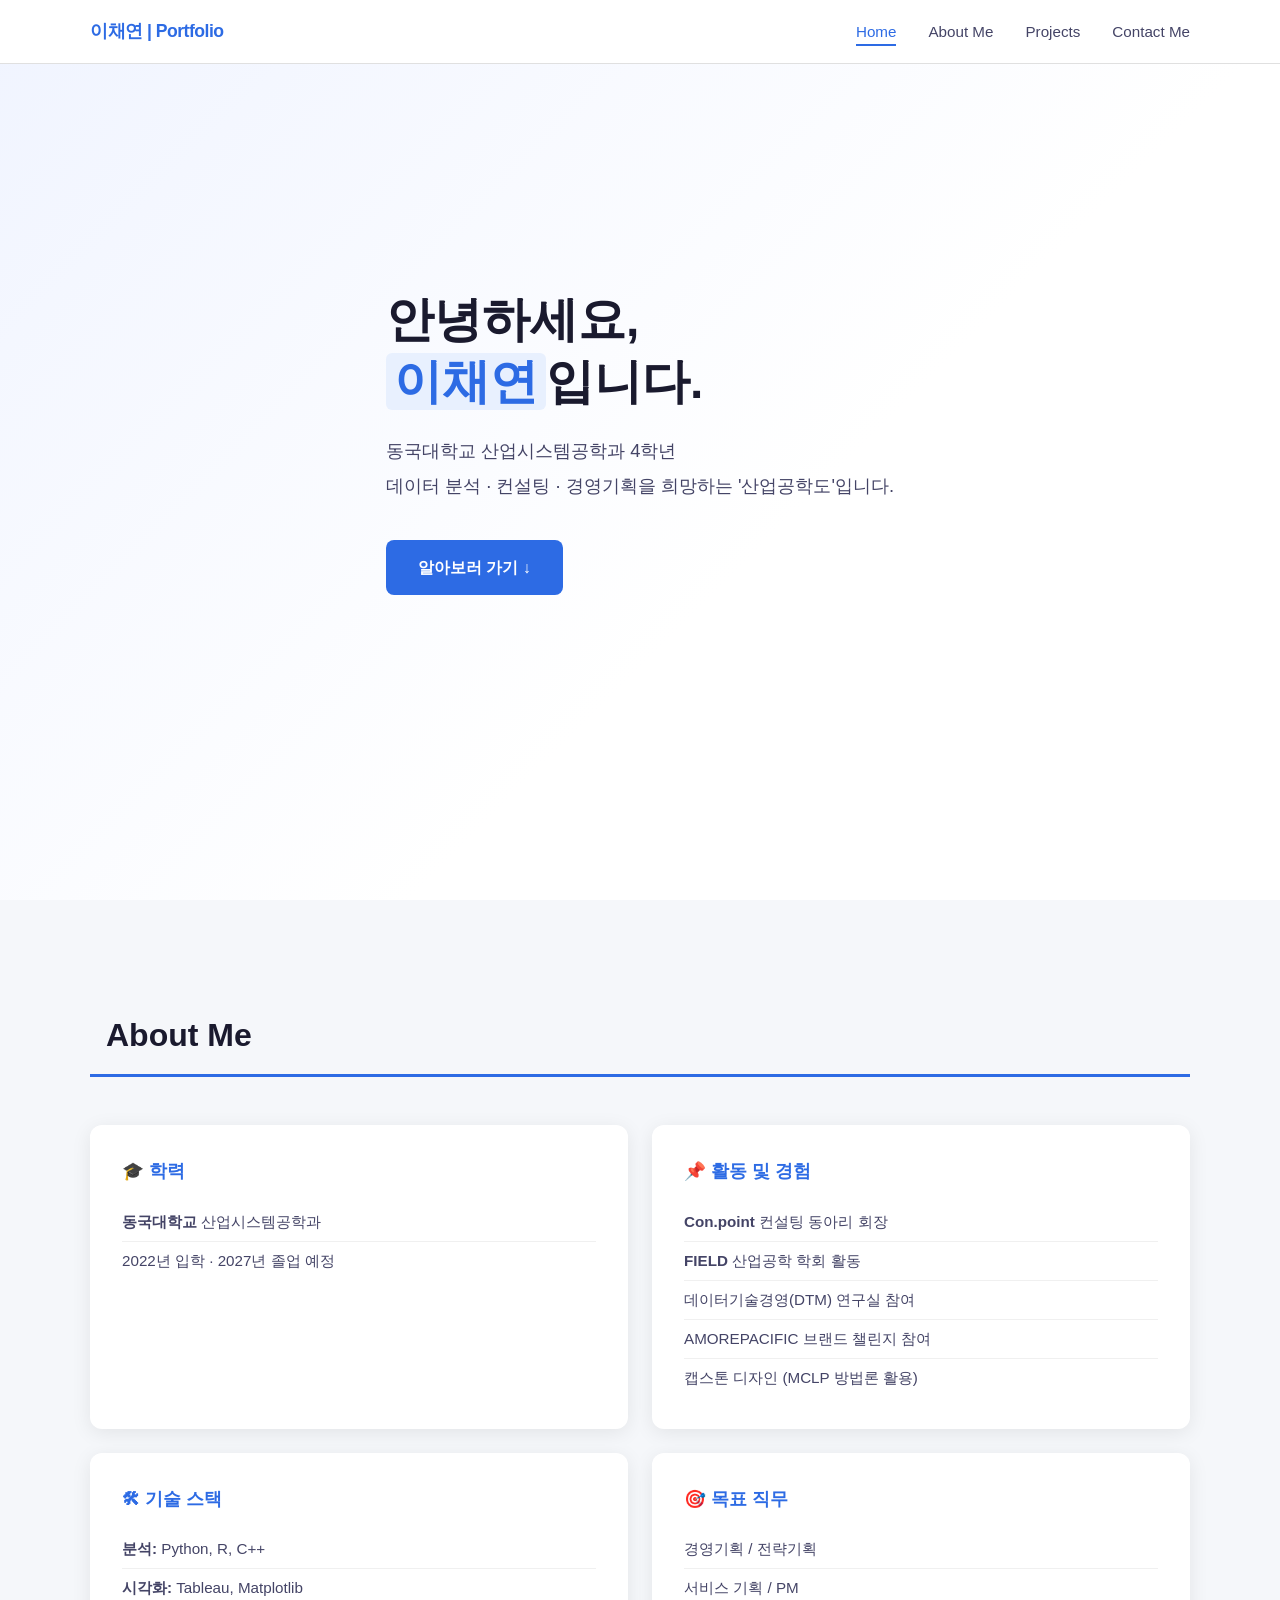
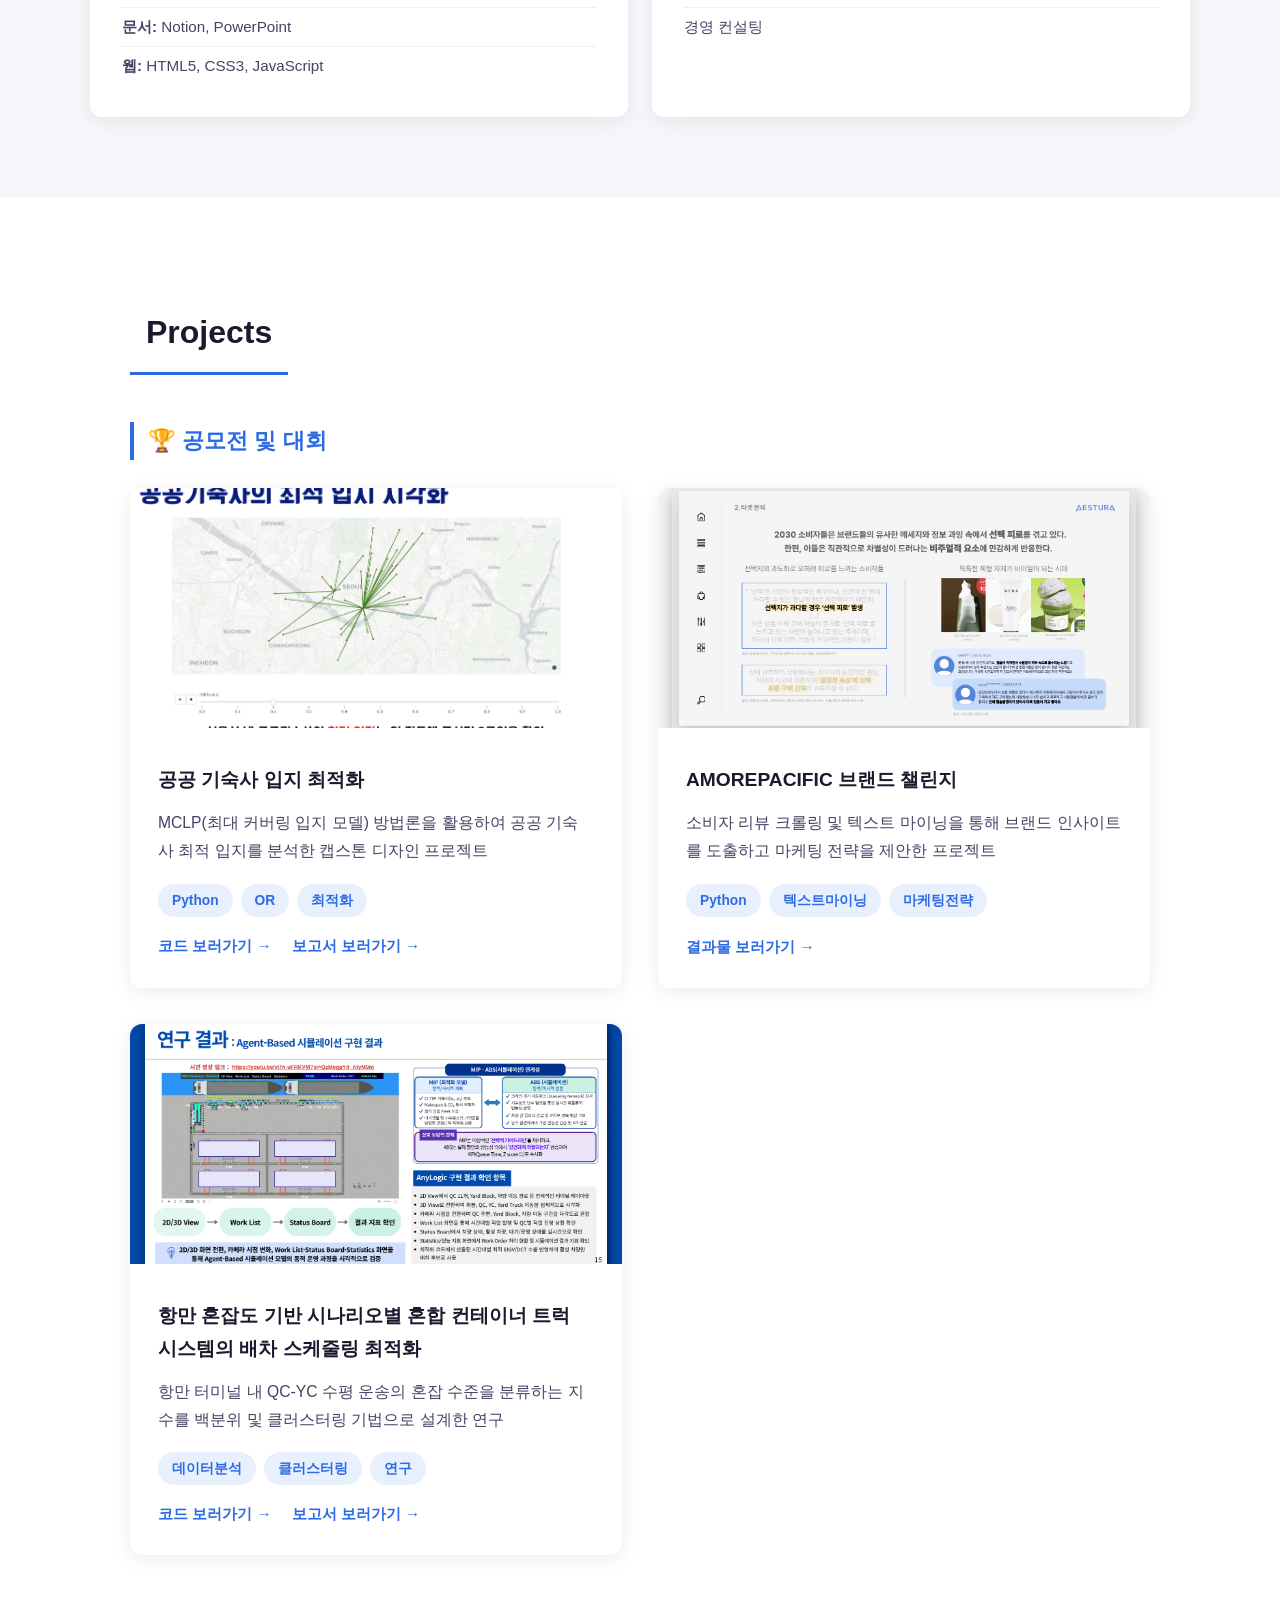
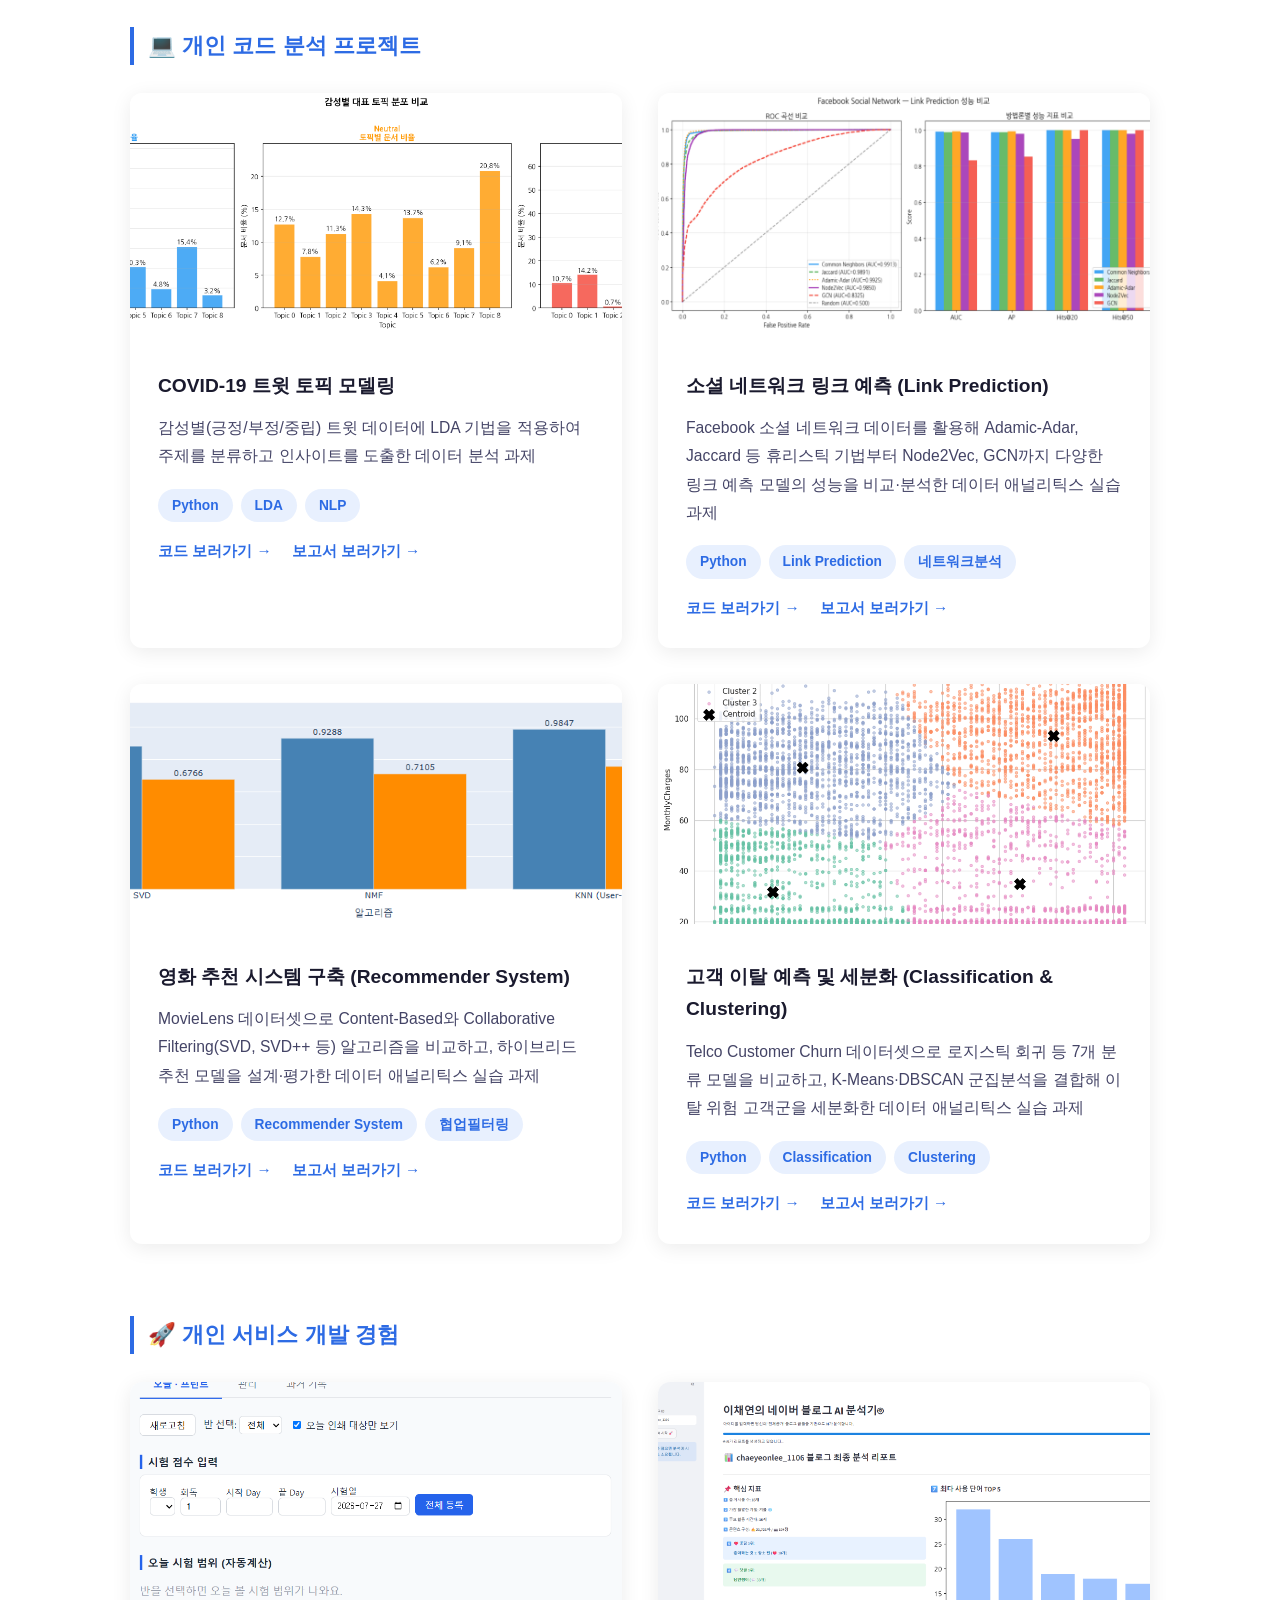
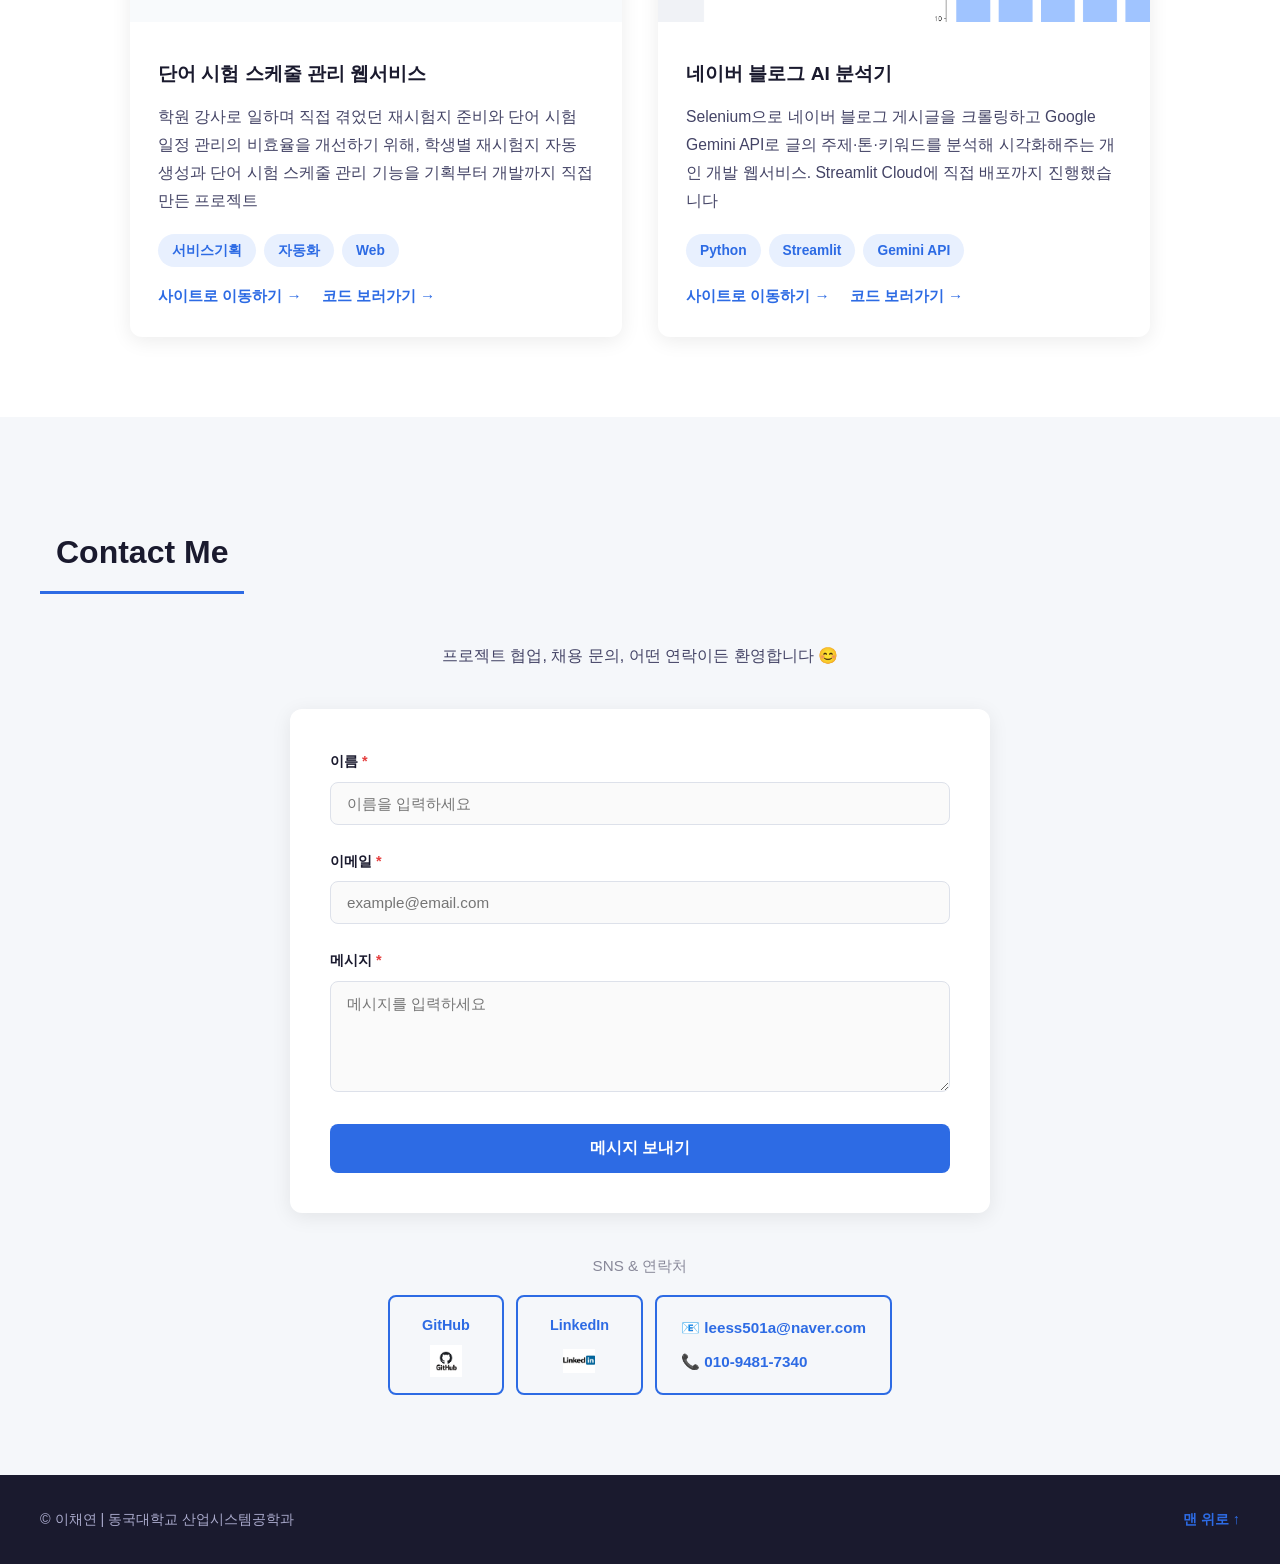
<file: index.html>
<!DOCTYPE html>
<!-- [수정] lang="ko" 속성 추가: HTML 문서의 주 언어 명시 (문서 구조 정확성) -->
<html lang="ko">
<head>
  <meta charset="UTF-8">
  <meta name="viewport" content="width=device-width, initial-scale=1.0">
  <title>이채연 포트폴리오</title>
  <link rel="stylesheet" href="style.css">
</head>
<body>

  <!-- [수정] 기존 <div id="top"> 삭제: header와 id가 중복되어 HTML 유효성 오류 발생 -->

  <!-- Header & Nav -->
  <header id="top">
    <div class="header-inner">
      <div class="logo">이채연 | Portfolio</div>
      <nav>
        <ul>
          <li><a href="#home" class="nav-link">Home</a></li>
          <li><a href="#about" class="nav-link">About Me</a></li>
          <li><a href="#projects" class="nav-link">Projects</a></li>
          <li><a href="#contact" class="nav-link">Contact Me</a></li>
        </ul>
      </nav>
    </div>
  </header>

  <!-- [추가] 스크롤 진행 바: 현재 페이지 스크롤 위치를 시각적으로 표시 (JS에서 너비 제어) -->
  <div id="progressBar"></div>

  <!-- Home Section -->
  <section id="home">
    <div class="home-content">
      <h1>안녕하세요,<br><span class="highlight">이채연</span>입니다.</h1>
      <p>동국대학교 산업시스템공학과 4학년<br>
        데이터 분석 · 컨설팅 · 경영기획을 희망하는 '산업공학도'입니다.</p>
      <a href="#about" class="btn">알아보러 가기 ↓</a>
    </div>
  </section>

  <!-- About Me Section -->
  <section id="about">
    <h2 class="section-title">About Me</h2>
    <div class="about-grid">

      <div class="about-card">
        <h3>🎓 학력</h3>
        <ul>
          <li><strong>동국대학교</strong> 산업시스템공학과</li>
          <li>2022년 입학 · 2027년 졸업 예정</li>
        </ul>
      </div>

      <div class="about-card">
        <h3>📌 활동 및 경험</h3>
        <ul>
          <li><strong>Con.point</strong> 컨설팅 동아리 회장</li>
          <li><strong>FIELD</strong> 산업공학 학회 활동</li>
          <li>데이터기술경영(DTM) 연구실 참여</li>
          <li>AMOREPACIFIC 브랜드 챌린지 참여</li>
          <li>캡스톤 디자인 (MCLP 방법론 활용)</li>
        </ul>
      </div>

      <div class="about-card">
        <h3>🛠 기술 스택</h3>
        <ul>
          <li><strong>분석:</strong> Python, R, C++</li>
          <li><strong>시각화:</strong> Tableau, Matplotlib</li>
          <li><strong>문서:</strong> Notion, PowerPoint</li>
          <li><strong>웹:</strong> HTML5, CSS3, JavaScript</li>
        </ul>
      </div>

      <div class="about-card">
        <h3>🎯 목표 직무</h3>
        <ul>
          <li>경영기획 / 전략기획</li>
          <li>서비스 기획 / PM</li>
          <li>경영 컨설팅</li>
        </ul>
      </div>

    </div>
  </section>

  <!-- Projects Section -->
  <section id="projects">
    <h2 class="section-title">Projects</h2>

    <!-- 그룹1: 공모전 및 대회 -->
    <div class="projects-group">
    <h3 class="projects-subtitle">🏆 공모전 및 대회</h3>
    <div class="projects-grid">

      <div class="project-card">
        <img src="images/최적입지.png" alt="캡스톤 디자인 프로젝트">
        <div class="project-info">
          <h3>공공 기숙사 입지 최적화</h3>
          <p>MCLP(최대 커버링 입지 모델) 방법론을 활용하여
            공공 기숙사 최적 입지를 분석한 캡스톤 디자인 프로젝트</p>
          <div class="project-tags">
            <span class="tag">Python</span>
            <span class="tag">OR</span>
            <span class="tag">최적화</span>
          </div>
          <div class="project-links">
            <a href="https://github.com/Chaeyeon1106/LEE/blob/main/COVID-19%20%ED%8A%B8%EC%9C%97%20%ED%86%A0%ED%94%BD%20%EB%AA%A8%EB%8D%B8%EB%A7%81%20%EB%B6%84%EC%84%9D%20%EC%BD%94%EB%93%9C.ipynb" target="_blank" class="project-link">
              코드 보러가기 →
            </a>
            <a href="https://github.com/Chaeyeon1106/LEE/blob/main/COVID-19%20%ED%8A%B8%EC%9C%97%20%ED%86%A0%ED%94%BD%20%EB%AA%A8%EB%8D%B8%EB%A7%81%20%EB%B6%84%EC%84%9D%20%EB%B3%B4%EA%B3%A0%EC%84%9C.pdf" target="_blank" class="project-link">
              보고서 보러가기 →
            </a>
          </div>
      </div>
      </div>

      <div class="project-card">
        <img src="images/아모레.png" alt="AMOREPACIFIC 프로젝트">
        <div class="project-info">
          <h3>AMOREPACIFIC 브랜드 챌린지</h3>
          <p>소비자 리뷰 크롤링 및 텍스트 마이닝을 통해
            브랜드 인사이트를 도출하고 마케팅 전략을 제안한 프로젝트</p>
          <div class="project-tags">
            <span class="tag">Python</span>
            <span class="tag">텍스트마이닝</span>
            <span class="tag">마케팅전략</span>
          </div>
          <a href="https://github.com/Chaeyeon1106/LEE/blob/main/AMOREPACIFIC%20%EB%B8%8C%EB%9E%9C%EB%93%9C%20%EC%B1%8C%EB%A6%B0%EC%A7%80%20%EB%B0%9C%ED%91%9C%EC%9E%90%EB%A3%8C.pdf" target="_blank" class="project-link">
            결과물 보러가기 →
          </a>
        </div>
      </div>

      <div class="project-card">
        <img src="images/종설.png" alt="컨테이너 혼잡 지수">
        <div class="project-info">
          <h3>항만 혼잡도 기반 시나리오별 혼합 컨테이너 트럭 시스템의 배차 스케줄링 최적화</h3>
          <p>항만 터미널 내 QC-YC 수평 운송의 혼잡 수준을
            분류하는 지수를 백분위 및 클러스터링 기법으로 설계한 연구</p>
          <div class="project-tags">
            <span class="tag">데이터분석</span>
            <span class="tag">클러스터링</span>
            <span class="tag">연구</span>
          </div>
          <div class="project-links">
            <a href="https://github.com/Chaeyeon1106/LEE/blob/main/%EC%B5%9C%EC%A0%81%ED%99%94_%EC%BD%94%EB%93%9C_%EC%B5%9C%EC%A2%85%EB%B0%9C%ED%91%9C_%EC%88%98%EC%A0%95%EC%99%84%EB%A3%8C.ipynb" target="_blank" class="project-link">
              코드 보러가기 →
            </a>
            <a href="https://github.com/Chaeyeon1106/LEE/blob/main/%ED%98%BC%ED%95%A9%20%EC%BB%A8%ED%85%8C%EC%9D%B4%EB%84%88%20%ED%8A%B8%EB%9F%AD%20%EC%8B%9C%EC%8A%A4%ED%85%9C%EC%9D%98%20%EB%B0%B0%EC%B0%A8%20%EC%8A%A4%EC%BC%80%EC%A4%84%EB%A7%81%20%EC%B5%9C%EC%A0%81%ED%99%94%20%EB%B3%B4%EA%B3%A0%EC%84%9C.pdf" target="_blank" class="project-link">
              보고서 보러가기 →
            </a>
          </div>
        </div>
      </div>

    </div>
    </div>

    <!-- 그룹2: 개인 코드 분석 프로젝트 -->
    <div class="projects-group">
    <h3 class="projects-subtitle">💻 개인 코드 분석 프로젝트</h3>
    <div class="projects-grid">

      <div class="project-card">
        <img src="images/LDA.png" alt="LDA 토픽 모델링">
        <div class="project-info">
          <h3>COVID-19 트윗 토픽 모델링</h3>
          <p>감성별(긍정/부정/중립) 트윗 데이터에 LDA 기법을 적용하여
            주제를 분류하고 인사이트를 도출한 데이터 분석 과제</p>
          <div class="project-tags">
            <span class="tag">Python</span>
            <span class="tag">LDA</span>
            <span class="tag">NLP</span>
          </div>
          <div class="project-links">
            <a href="https://github.com/Chaeyeon1106/LEE/blob/main/COVID-19%20%ED%8A%B8%EC%9C%97%20%ED%86%A0%ED%94%BD%20%EB%AA%A8%EB%8D%B8%EB%A7%81%20%EB%B6%84%EC%84%9D%20%EC%BD%94%EB%93%9C.ipynb" target="_blank" class="project-link">
              코드 보러가기 →
            </a>
            <a href="https://github.com/Chaeyeon1106/LEE/blob/main/COVID-19%20%ED%8A%B8%EC%9C%97%20%ED%86%A0%ED%94%BD%20%EB%AA%A8%EB%8D%B8%EB%A7%81%20%EB%B6%84%EC%84%9D%20%EB%B3%B4%EA%B3%A0%EC%84%9C.pdf" target="_blank" class="project-link">
              보고서 보러가기 →
            </a>
          </div>
        </div>
      </div>

      <!-- [추가] 실습2 - Link Prediction -->
      <div class="project-card">
        <img src="images/링크예측.png" alt="Link Prediction 분석">
        <div class="project-info">
          <h3>소셜 네트워크 링크 예측 (Link Prediction)</h3>
          <p>Facebook 소셜 네트워크 데이터를 활용해 Adamic-Adar, Jaccard 등 휴리스틱 기법부터
            Node2Vec, GCN까지 다양한 링크 예측 모델의 성능을 비교·분석한 데이터 애널리틱스 실습 과제</p>
          <div class="project-tags">
            <span class="tag">Python</span>
            <span class="tag">Link Prediction</span>
            <span class="tag">네트워크분석</span>
          </div>
          <div class="project-links">
            <a href="https://github.com/Chaeyeon1106/LEE/blob/main/%EC%86%8C%EC%85%9C%EC%9D%B8%EC%9A%A9%20%EB%84%A4%ED%8A%B8%EC%9B%8C%ED%81%AC%EB%A5%BC%20%ED%99%9C%EC%9A%A9%ED%95%9C%20Link%20Prediction%20%EB%AA%A8%EB%8D%B8%EB%A7%81%20%EC%BD%94%EB%93%9C.ipynb" target="_blank" class="project-link">
              코드 보러가기 →
            </a>
            <a href="https://github.com/Chaeyeon1106/LEE/blob/main/%EC%86%8C%EC%85%9C%EC%9D%B8%EC%9A%A9%20%EB%84%A4%ED%8A%B8%EC%9B%8C%ED%81%AC%EB%A5%BC%20%ED%99%9C%EC%9A%A9%ED%95%9C%20Link%20Prediction%20%EB%AA%A8%EB%8D%B8%EB%A7%81.pdf" target="_blank" class="project-link">
              보고서 보러가기 →
            </a>
          </div>
        </div>
      </div>

      <!-- [추가] 실습3 - Recommender System -->
      <div class="project-card">
        <img src="images/추천시스템.png" alt="추천 시스템 분석">
        <div class="project-info">
          <h3>영화 추천 시스템 구축 (Recommender System)</h3>
          <p>MovieLens 데이터셋으로 Content-Based와 Collaborative Filtering(SVD, SVD++ 등)
            알고리즘을 비교하고, 하이브리드 추천 모델을 설계·평가한 데이터 애널리틱스 실습 과제</p>
          <div class="project-tags">
            <span class="tag">Python</span>
            <span class="tag">Recommender System</span>
            <span class="tag">협업필터링</span>
          </div>
          <div class="project-links">
            <a href="https://github.com/Chaeyeon1106/LEE/blob/main/Content-Based%20%EB%B0%8F%20Collaborative%20Filtering%20%EC%B6%94%EC%B2%9C%EC%8B%9C%EC%8A%A4%ED%85%9C%20%EC%BD%94%EB%93%9C.ipynb" target="_blank" class="project-link">
              코드 보러가기 →
            </a>
            <a href="https://github.com/Chaeyeon1106/LEE/blob/main/Content-Based%20%EB%B0%8F%20Collaborative%20Filtering%20%EC%B6%94%EC%B2%9C%EC%8B%9C%EC%8A%A4%ED%85%9C.pdf" target="_blank" class="project-link">
              보고서 보러가기 →
            </a>
          </div>
        </div>
      </div>

      <!-- [추가] 실습4 - Classification & Clustering -->
      <div class="project-card">
        <img src="images/분류모델.png" alt="분류 및 군집 분석">
        <div class="project-info">
          <h3>고객 이탈 예측 및 세분화 (Classification & Clustering)</h3>
          <p>Telco Customer Churn 데이터셋으로 로지스틱 회귀 등 7개 분류 모델을 비교하고,
            K-Means·DBSCAN 군집분석을 결합해 이탈 위험 고객군을 세분화한 데이터 애널리틱스 실습 과제</p>
          <div class="project-tags">
            <span class="tag">Python</span>
            <span class="tag">Classification</span>
            <span class="tag">Clustering</span>
          </div>
          <div class="project-links">
            <a href="https://github.com/Chaeyeon1106/LEE/blob/main/%EB%B6%84%EB%A5%98%20%EC%95%8C%EA%B3%A0%EB%A6%AC%EC%A6%98%EC%9D%84%20%ED%99%9C%EC%9A%A9%ED%95%9C%20%EA%B3%A0%EA%B0%9D%20%EC%9D%B4%ED%83%88%20%EC%98%88%EC%B8%A1%20%EB%B0%8F%20%EA%B5%B0%EC%A7%91%20%EB%B6%84%EC%84%9D%EC%9D%84%20%ED%86%B5%ED%95%9C%20%EA%B3%A0%EA%B0%9D%20%EC%84%B8%EB%B6%84%ED%99%94%20%EC%BD%94%EB%93%9C.ipynb" target="_blank" class="project-link">
              코드 보러가기 →
            </a>
            <a href="https://github.com/Chaeyeon1106/LEE/blob/main/%EB%B6%84%EB%A5%98%20%EC%95%8C%EA%B3%A0%EB%A6%AC%EC%A6%98%EC%9D%84%20%ED%99%9C%EC%9A%A9%ED%95%9C%20%EA%B3%A0%EA%B0%9D%20%EC%9D%B4%ED%83%88%20%EC%98%88%EC%B8%A1%20%EB%B0%8F%20%EA%B5%B0%EC%A7%91%20%EB%B6%84%EC%84%9D%EC%9D%84%20%ED%86%B5%ED%95%9C%20%EA%B3%A0%EA%B0%9D%20%EC%84%B8%EB%B6%84%ED%99%94.pdf" target="_blank" class="project-link">
              보고서 보러가기 →
            </a>
          </div>
        </div>
      </div>

    </div>
    </div>

    <!-- 그룹3: 개인 서비스 개발 경험 -->
    <div class="projects-group">
    <h3 class="projects-subtitle">🚀 개인 서비스 개발 경험</h3>
    <div class="projects-grid">

      <!-- [추가] 아르바이트 중 발견한 불편함을 직접 해결한 자체 개발 서비스 -->
      <!-- TODO: 배포 완료 후 사이트/코드 링크(href="#")를 실제 주소로 교체 -->
      <div class="project-card">
        <img src="images/학원시험 스케줄 관리.png" alt="재시험지 자동 생성 및 단어 시험 스케줄 관리 서비스">
        <div class="project-info">
          <h3>단어 시험 스케줄 관리 웹서비스</h3>
          <p>학원 강사로 일하며 직접 겪었던 재시험지 준비와 단어 시험 일정 관리의 비효율을 개선하기 위해,
            학생별 재시험지 자동 생성과 단어 시험 스케줄 관리 기능을 기획부터 개발까지 직접 만든 프로젝트</p>
          <div class="project-tags">
            <span class="tag">서비스기획</span>
            <span class="tag">자동화</span>
            <span class="tag">Web</span>
          </div>
          <div class="project-links">
            <a href="https://academy-vocab-app.onrender.com/dashboard" target="_blank" class="project-link">
              사이트로 이동하기 →
            </a>
            <a href="https://github.com/Chaeyeon1106/academy-vocab-app" target="_blank" class="project-link">
              코드 보러가기 →
            </a>
          </div>
        </div>
      </div>

      <!-- [추가] 네이버 블로그 AI 분석기 -->
      <div class="project-card">
        <img src="images/블로그분석기.png" alt="네이버 블로그 AI 분석기">
        <div class="project-info">
          <h3>네이버 블로그 AI 분석기</h3>
          <p>Selenium으로 네이버 블로그 게시글을 크롤링하고 Google Gemini API로 글의 주제·톤·키워드를
            분석해 시각화해주는 개인 개발 웹서비스. Streamlit Cloud에 직접 배포까지 진행했습니다</p>
          <div class="project-tags">
            <span class="tag">Python</span>
            <span class="tag">Streamlit</span>
            <span class="tag">Gemini API</span>
          </div>
          <div class="project-links">
            <a href="https://nblog-analyzer-by-chaeyeon.streamlit.app/" target="_blank" class="project-link">
              사이트로 이동하기 →
            </a>
            <a href="https://github.com/Chaeyeon1106/LEE/blob/main/blog_service.py" target="_blank" class="project-link">
              코드 보러가기 →
            </a>
          </div>
        </div>
      </div>

    </div>
    </div>

  </section>

  <!-- Contact Me Section -->
  <section id="contact">
    <h2 class="section-title">Contact Me</h2>
    <p class="contact-desc">프로젝트 협업, 채용 문의, 어떤 연락이든 환영합니다 😊</p>

    <!-- [수정] novalidate 추가: 브라우저 기본 검증 대신 JavaScript 정규표현식 유효성 검사가 동작하도록 함 -->
    <form id="contactForm" class="contact-form" action="https://formspree.io/f/mojgynda" method="POST" novalidate>
      <div class="form-group">
        <label for="name">이름 <span class="required">*</span></label>
        <input type="text" id="name" name="name" placeholder="이름을 입력하세요">
      </div>
      <div class="form-group">
        <label for="email">이메일 <span class="required">*</span></label>
        <input type="email" id="email" name="email" placeholder="example@email.com">
      </div>
      <div class="form-group">
        <label for="message">메시지 <span class="required">*</span></label>
        <textarea id="message" name="message" rows="5"
          placeholder="메시지를 입력하세요"></textarea>
      </div>
      <button type="submit" class="btn-submit">메시지 보내기</button>
    </form>

    <div class="sns-area">
      <p>SNS & 연락처</p>
      <div class="sns-links">

        <!-- [수정] GitHub 실제 계정 주소로 연결 -->
        <a href="https://github.com/Chaeyeon1106" target="_blank" class="sns-btn">
          <img src="images/깃허브.jpg" alt="GitHub 아이콘" class="sns-icon">
          GitHub
        </a>

        <!-- [수정 필요] ⚠ 아래 LinkedIn 주소는 본인 실제 아이디로 교체하세요 -->
        <a href="https://linkedin.com/in/본인아이디" target="_blank" class="sns-btn">
          <img src="images/링크드인.jpg" alt="LinkedIn 아이콘" class="sns-icon">
          LinkedIn
        </a>

        <div class="contact-info">
          <p>📧 leess501a@naver.com</p>
          <p>📞 010-9481-7340</p>
        </div>
      </div>
    </div>
  </section>

  <!-- Footer -->
  <footer>
    <p>© 이채연 | 동국대학교 산업시스템공학과</p>
    <a href="#top" class="top-btn">맨 위로 ↑</a>
  </footer>

  <script src="script.js"></script>
</body>
</html>
</file>
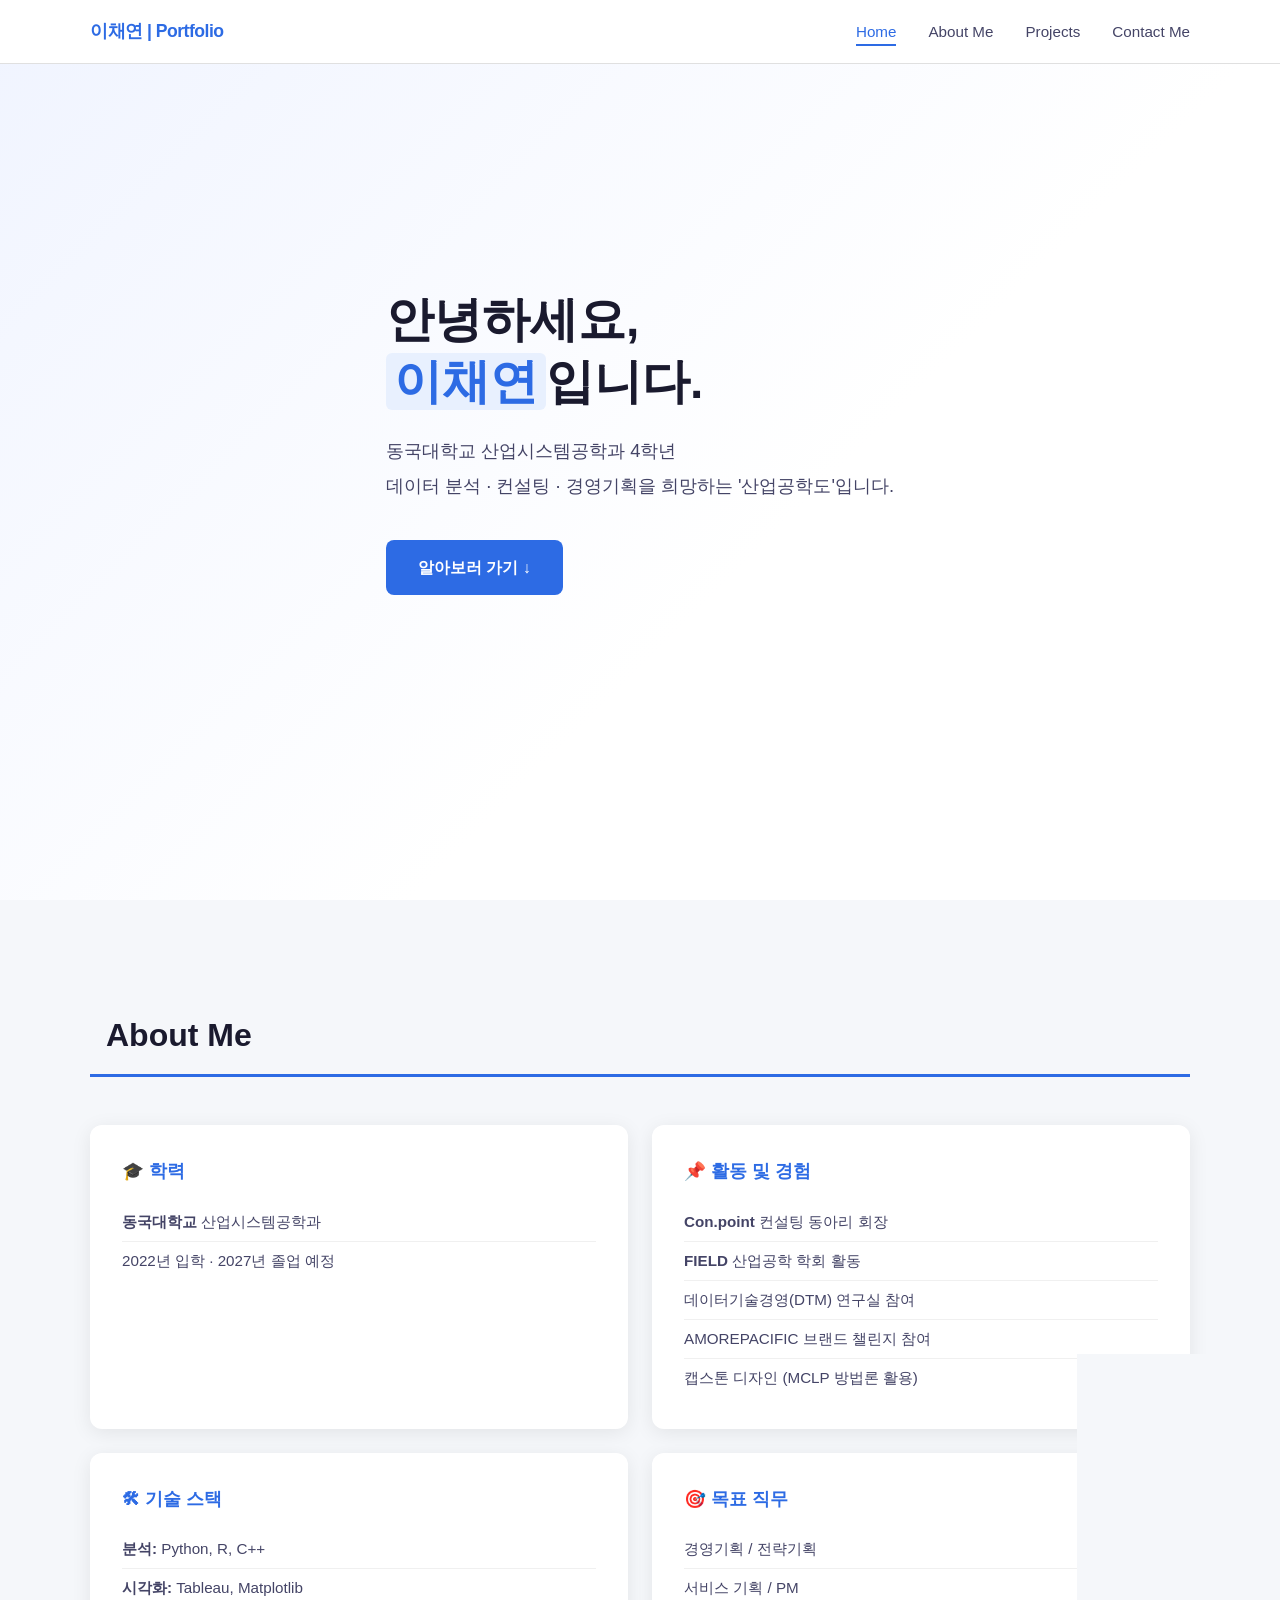
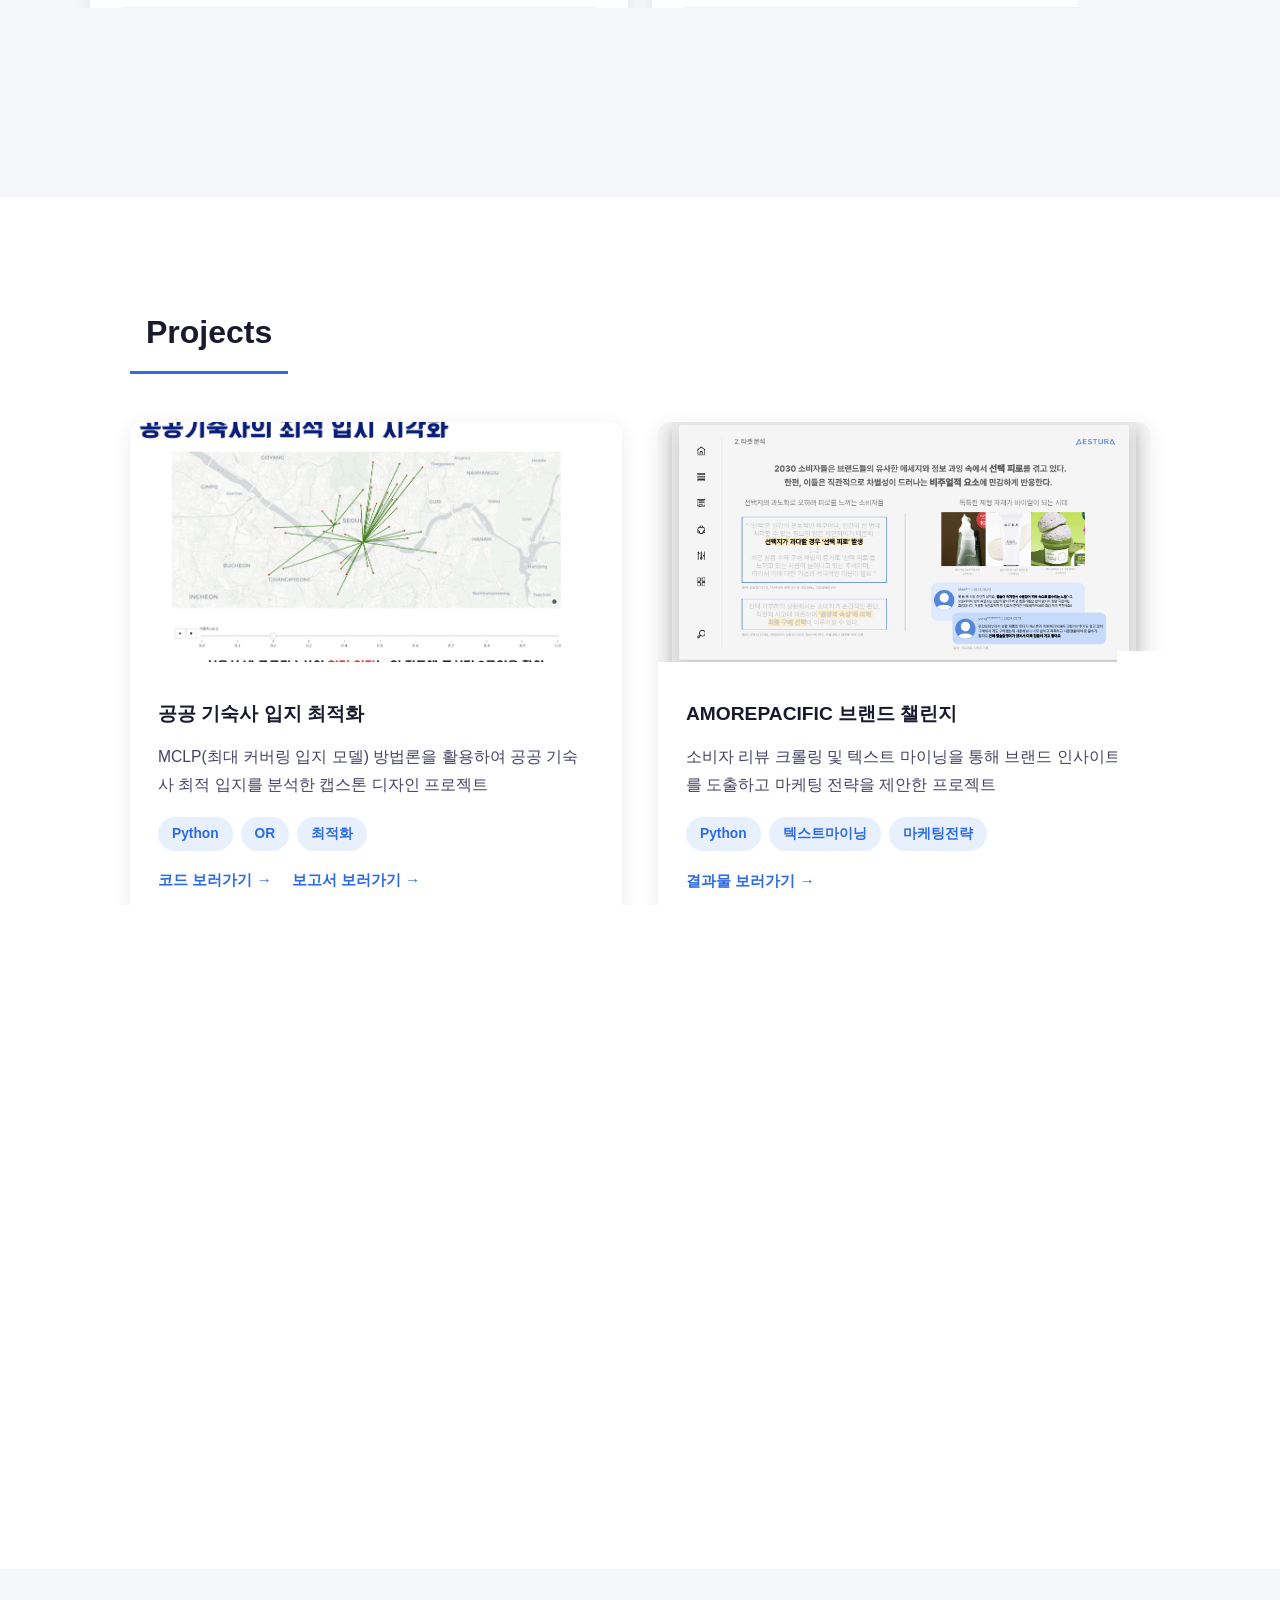
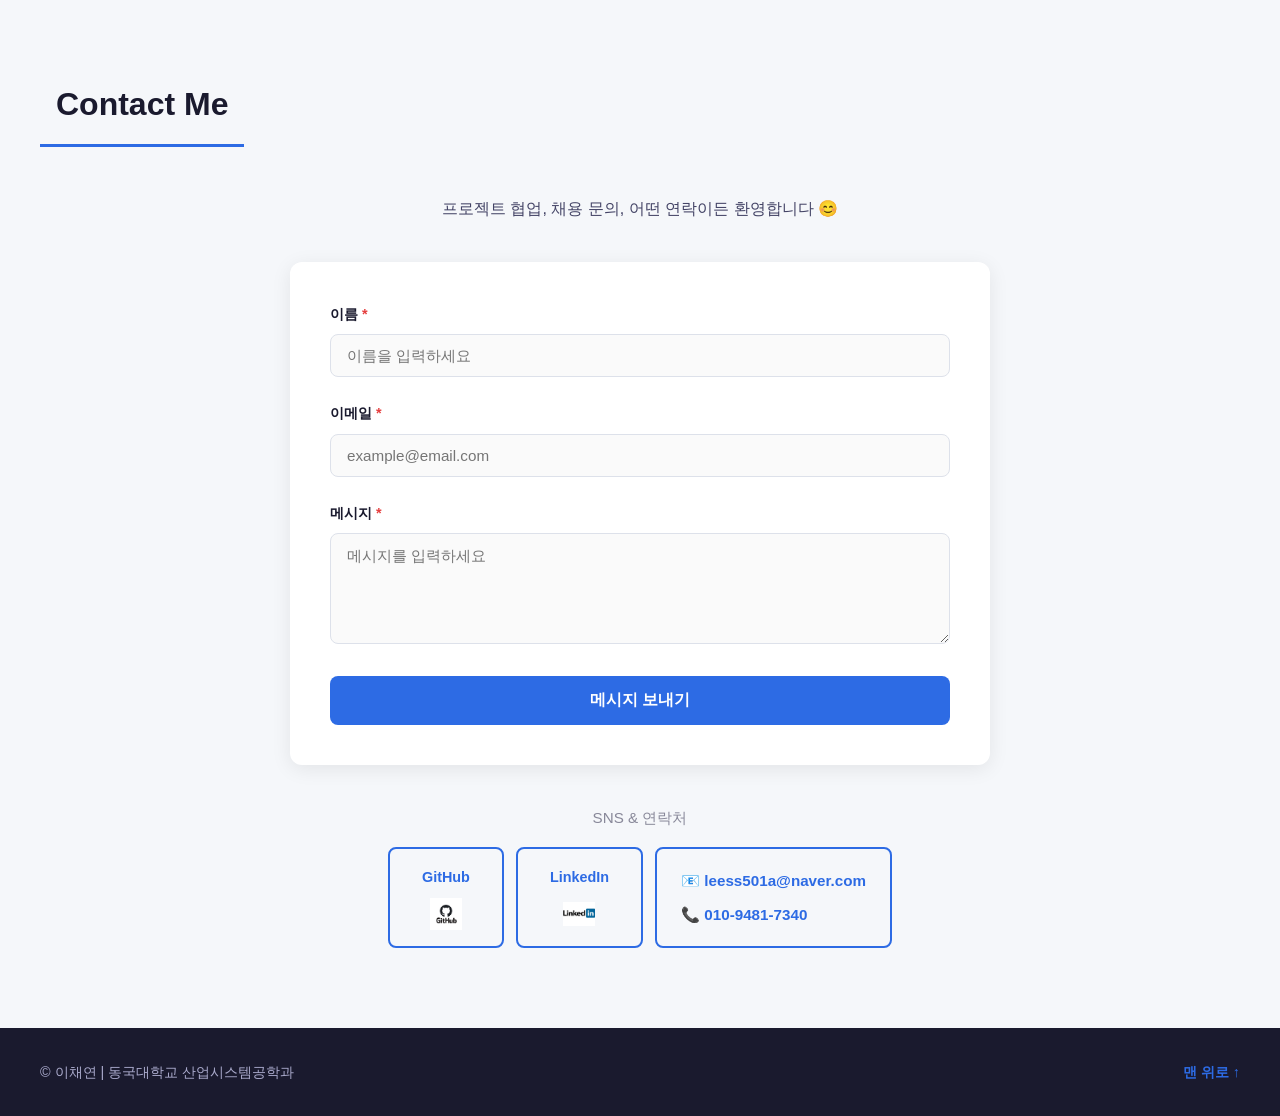
<file: Portfolio.html>
<!DOCTYPE html>
<!-- [수정] lang="ko" 속성 추가: HTML 문서의 주 언어 명시 (문서 구조 정확성) -->
<html lang="ko">
<head>
  <meta charset="UTF-8">
  <meta name="viewport" content="width=device-width, initial-scale=1.0">
  <title>이채연 포트폴리오</title>
  <link rel="stylesheet" href="style.css">
</head>
<body>

  <!-- [수정] 기존 <div id="top"> 삭제: header와 id가 중복되어 HTML 유효성 오류 발생 -->

  <!-- Header & Nav -->
  <header id="top">
    <div class="header-inner">
      <div class="logo">이채연 | Portfolio</div>
      <nav>
        <ul>
          <li><a href="#home" class="nav-link">Home</a></li>
          <li><a href="#about" class="nav-link">About Me</a></li>
          <li><a href="#projects" class="nav-link">Projects</a></li>
          <li><a href="#contact" class="nav-link">Contact Me</a></li>
        </ul>
      </nav>
    </div>
  </header>

  <!-- [추가] 스크롤 진행 바: 현재 페이지 스크롤 위치를 시각적으로 표시 (JS에서 너비 제어) -->
  <div id="progressBar"></div>

  <!-- Home Section -->
  <section id="home">
    <div class="home-content">
      <h1>안녕하세요,<br><span class="highlight">이채연</span>입니다.</h1>
      <p>동국대학교 산업시스템공학과 4학년<br>
        데이터 분석 · 컨설팅 · 경영기획을 희망하는 '산업공학도'입니다.</p>
      <a href="#about" class="btn">알아보러 가기 ↓</a>
    </div>
  </section>

  <!-- About Me Section -->
  <section id="about">
    <h2 class="section-title">About Me</h2>
    <div class="about-grid">

      <div class="about-card">
        <h3>🎓 학력</h3>
        <ul>
          <li><strong>동국대학교</strong> 산업시스템공학과</li>
          <li>2022년 입학 · 2027년 졸업 예정</li>
        </ul>
      </div>

      <div class="about-card">
        <h3>📌 활동 및 경험</h3>
        <ul>
          <li><strong>Con.point</strong> 컨설팅 동아리 회장</li>
          <li><strong>FIELD</strong> 산업공학 학회 활동</li>
          <li>데이터기술경영(DTM) 연구실 참여</li>
          <li>AMOREPACIFIC 브랜드 챌린지 참여</li>
          <li>캡스톤 디자인 (MCLP 방법론 활용)</li>
        </ul>
      </div>

      <div class="about-card">
        <h3>🛠 기술 스택</h3>
        <ul>
          <li><strong>분석:</strong> Python, R, C++</li>
          <li><strong>시각화:</strong> Tableau, Matplotlib</li>
          <li><strong>문서:</strong> Notion, PowerPoint</li>
          <li><strong>웹:</strong> HTML5, CSS3, JavaScript</li>
        </ul>
      </div>

      <div class="about-card">
        <h3>🎯 목표 직무</h3>
        <ul>
          <li>경영기획 / 전략기획</li>
          <li>서비스 기획 / PM</li>
          <li>경영 컨설팅</li>
        </ul>
      </div>

    </div>
  </section>

  <!-- Projects Section -->
  <section id="projects">
    <h2 class="section-title">Projects</h2>
    <div class="projects-grid">

      <div class="project-card">
        <img src="images/최적입지.png" alt="캡스톤 디자인 프로젝트">
        <div class="project-info">
          <h3>공공 기숙사 입지 최적화</h3>
          <p>MCLP(최대 커버링 입지 모델) 방법론을 활용하여
            공공 기숙사 최적 입지를 분석한 캡스톤 디자인 프로젝트</p>
          <div class="project-tags">
            <span class="tag">Python</span>
            <span class="tag">OR</span>
            <span class="tag">최적화</span>
          </div>
          <div class="project-links">
            <a href="https://github.com/Chaeyeon1106/LEE/blob/main/COVID-19%20%ED%8A%B8%EC%9C%97%20%ED%86%A0%ED%94%BD%20%EB%AA%A8%EB%8D%B8%EB%A7%81%20%EB%B6%84%EC%84%9D%20%EC%BD%94%EB%93%9C.ipynb" target="_blank" class="project-link">
              코드 보러가기 →
            </a>
            <a href="https://github.com/Chaeyeon1106/LEE/blob/main/COVID-19%20%ED%8A%B8%EC%9C%97%20%ED%86%A0%ED%94%BD%20%EB%AA%A8%EB%8D%B8%EB%A7%81%20%EB%B6%84%EC%84%9D%20%EB%B3%B4%EA%B3%A0%EC%84%9C.pdf" target="_blank" class="project-link">
              보고서 보러가기 →
            </a>
          </div>
      </div>
      </div>

      <div class="project-card">
        <img src="images/아모레.png" alt="AMOREPACIFIC 프로젝트">
        <div class="project-info">
          <h3>AMOREPACIFIC 브랜드 챌린지</h3>
          <p>소비자 리뷰 크롤링 및 텍스트 마이닝을 통해
            브랜드 인사이트를 도출하고 마케팅 전략을 제안한 프로젝트</p>
          <div class="project-tags">
            <span class="tag">Python</span>
            <span class="tag">텍스트마이닝</span>
            <span class="tag">마케팅전략</span>
          </div>
          <a href="https://github.com/Chaeyeon1106/LEE/blob/main/AMOREPACIFIC%20%EB%B8%8C%EB%9E%9C%EB%93%9C%20%EC%B1%8C%EB%A6%B0%EC%A7%80%20%EB%B0%9C%ED%91%9C%EC%9E%90%EB%A3%8C.pdf" target="_blank" class="project-link">
            결과물 보러가기 →
          </a>
        </div>
      </div>

      <div class="project-card">
        <img src="images/종설.png" alt="컨테이너 혼잡 지수">
        <div class="project-info">
          <h3>항만 혼잡도 기반 시나리오별 혼합 컨테이너 트럭 시스템의 배차 스케줄링 최적화</h3>
          <p>항만 터미널 내 QC-YC 수평 운송의 혼잡 수준을
            분류하는 지수를 백분위 및 클러스터링 기법으로 설계한 연구</p>
          <div class="project-tags">
            <span class="tag">데이터분석</span>
            <span class="tag">클러스터링</span>
            <span class="tag">연구</span>
          </div>
          <div class="project-links">
            <a href="https://github.com/Chaeyeon1106/LEE/blob/main/%EC%B5%9C%EC%A0%81%ED%99%94_%EC%BD%94%EB%93%9C_%EC%B5%9C%EC%A2%85%EB%B0%9C%ED%91%9C_%EC%88%98%EC%A0%95%EC%99%84%EB%A3%8C.ipynb" target="_blank" class="project-link">
              코드 보러가기 →
            </a>
            <a href="https://github.com/Chaeyeon1106/LEE/blob/main/%ED%98%BC%ED%95%A9%20%EC%BB%A8%ED%85%8C%EC%9D%B4%EB%84%88%20%ED%8A%B8%EB%9F%AD%20%EC%8B%9C%EC%8A%A4%ED%85%9C%EC%9D%98%20%EB%B0%B0%EC%B0%A8%20%EC%8A%A4%EC%BC%80%EC%A4%84%EB%A7%81%20%EC%B5%9C%EC%A0%81%ED%99%94%20%EB%B3%B4%EA%B3%A0%EC%84%9C.pdf" target="_blank" class="project-link">
              보고서 보러가기 →
            </a>
          </div>
        </div>
      </div>

<!-- after -->
      <div class="project-card">
        <img src="images/LDA.png" alt="LDA 토픽 모델링">
        <div class="project-info">
          <h3>COVID-19 트윗 토픽 모델링</h3>
          <p>감성별(긍정/부정/중립) 트윗 데이터에 LDA 기법을 적용하여
            주제를 분류하고 인사이트를 도출한 데이터 분석 과제</p>
          <div class="project-tags">
            <span class="tag">Python</span>
            <span class="tag">LDA</span>
            <span class="tag">NLP</span>
          </div>
          <div class="project-links">
            <a href="https://github.com/Chaeyeon1106/LEE/blob/main/COVID-19%20%ED%8A%B8%EC%9C%97%20%ED%86%A0%ED%94%BD%20%EB%AA%A8%EB%8D%B8%EB%A7%81%20%EB%B6%84%EC%84%9D%20%EC%BD%94%EB%93%9C.ipynb" target="_blank" class="project-link">
              코드 보러가기 →
            </a>
            <a href="https://github.com/Chaeyeon1106/LEE/blob/main/COVID-19%20%ED%8A%B8%EC%9C%97%20%ED%86%A0%ED%94%BD%20%EB%AA%A8%EB%8D%B8%EB%A7%81%20%EB%B6%84%EC%84%9D%20%EB%B3%B4%EA%B3%A0%EC%84%9C.pdf" target="_blank" class="project-link">
              보고서 보러가기 →
            </a>
          </div>
        </div>
      </div>

    </div>
  </section>

  <!-- Contact Me Section -->
  <section id="contact">
    <h2 class="section-title">Contact Me</h2>
    <p class="contact-desc">프로젝트 협업, 채용 문의, 어떤 연락이든 환영합니다 😊</p>

    <!-- [수정] novalidate 추가: 브라우저 기본 검증 대신 JavaScript 정규표현식 유효성 검사가 동작하도록 함 -->
    <form id="contactForm" class="contact-form" novalidate>
      <div class="form-group">
        <label for="name">이름 <span class="required">*</span></label>
        <input type="text" id="name" name="name" placeholder="이름을 입력하세요">
      </div>
      <div class="form-group">
        <label for="email">이메일 <span class="required">*</span></label>
        <input type="email" id="email" name="email" placeholder="example@email.com">
      </div>
      <div class="form-group">
        <label for="message">메시지 <span class="required">*</span></label>
        <textarea id="message" name="message" rows="5"
          placeholder="메시지를 입력하세요"></textarea>
      </div>
      <button type="submit" class="btn-submit">메시지 보내기</button>
    </form>

    <div class="sns-area">
      <p>SNS & 연락처</p>
      <div class="sns-links">

        <!-- [수정] GitHub 실제 계정 주소로 연결 -->
        <a href="https://github.com/Chaeyeon1106" target="_blank" class="sns-btn">
          <img src="images/깃허브.jpg" alt="GitHub 아이콘" class="sns-icon">
          GitHub
        </a>

        <!-- [수정 필요] ⚠ 아래 LinkedIn 주소는 본인 실제 아이디로 교체하세요 -->
        <a href="https://linkedin.com/in/본인아이디" target="_blank" class="sns-btn">
          <img src="images/링크드인.jpg" alt="LinkedIn 아이콘" class="sns-icon">
          LinkedIn
        </a>

        <div class="contact-info">
          <p>📧 leess501a@naver.com</p>
          <p>📞 010-9481-7340</p>
        </div>
      </div>
    </div>
  </section>

  <!-- Footer -->
  <footer>
    <p>© 이채연 | 동국대학교 산업시스템공학과</p>
    <a href="#top" class="top-btn">맨 위로 ↑</a>
  </footer>

  <script src="script.js"></script>
</body>
</html>
</file>
<file: style.css>
/* ===== 기본 리셋 & 전체 설정 ===== */
* {
  margin: 0;
  padding: 0;
  box-sizing: border-box;
}

:root {
  --primary: #2d6be4;
  --primary-dark: #1a4db5;
  --bg-white: #ffffff;
  --bg-light: #f5f7fa;
  --bg-gray: #eef0f4;
  --text-dark: #1a1a2e;
  --text-mid: #444466;
  --text-light: #888899;
  --radius: 12px;
  --shadow: 0 4px 20px rgba(0,0,0,0.08);
}

/* [수정] html { scroll-behavior: smooth } 삭제:
   JavaScript에서 header 높이를 보정한 smooth scroll을 직접 구현하므로
   CSS와 기능이 중복되지 않도록 제거 */

body {
  font-family: 'Segoe UI', 'Apple SD Gothic Neo', sans-serif;
  background-color: var(--bg-white);
  color: var(--text-dark);
  line-height: 1.7;
}

a {
  text-decoration: none;
  color: inherit;
}

ul {
  list-style: none;
}

/* ===== [추가] 페이드인 효과 (스크롤 시 섹션 콘텐츠가 서서히 나타남) ===== */
/* JS의 IntersectionObserver가 화면에 들어온 요소에 .visible 클래스를 부여 */
.fade-in {
  opacity: 0;
}

.fade-in.visible {
  animation: fadeUp 0.7s ease forwards;
}

@keyframes fadeUp {
  from {
    opacity: 0;
    transform: translateY(24px);
  }
  to {
    opacity: 1;
    transform: none;
  }
}

/* 사용자가 OS에서 '동작 줄이기'를 설정한 경우 애니메이션 없이 바로 표시 */
@media (prefers-reduced-motion: reduce) {
  .fade-in {
    opacity: 1;
  }
  .fade-in.visible {
    animation: none;
  }
}

/* ===== Header & Nav ===== */
header {
  position: fixed;
  top: 0;
  width: 100%;
  background-color: rgba(255,255,255,0.95);
  backdrop-filter: blur(8px);
  border-bottom: 1px solid #e0e0e0;
  z-index: 1000;
  padding: 0 40px;
  height: 64px;
}

/* [추가] 스크롤 진행 바: header 바로 아래에 고정, 너비는 JS에서 스크롤 비율에 따라 변경 */
#progressBar {
  position: fixed;
  top: 64px;
  left: 0;
  height: 3px;
  width: 0;
  background-color: var(--primary);
  z-index: 1001;
}

.header-inner {
  max-width: 1100px;
  margin: 0 auto;
  height: 100%;
  display: flex;
  align-items: center;
  justify-content: space-between;
}

.logo {
  font-size: 1.1rem;
  font-weight: 700;
  color: var(--primary);
  letter-spacing: -0.5px;
}

nav ul {
  display: flex;
  gap: 32px;
}

nav ul li a {
  font-size: 0.95rem;
  font-weight: 500;
  color: var(--text-mid);
  transition: color 0.2s, border-bottom-color 0.2s;
  padding-bottom: 4px;
  border-bottom: 2px solid transparent;
}

/* [수정] border-bottom 전체 재선언 대신 색상만 변경하여 hover 시 레이아웃 흔들림 방지 */
nav ul li a:hover {
  color: var(--primary);
  border-bottom-color: var(--primary);
}

/* [추가] 현재 보고 있는 섹션의 메뉴 강조 (기존 JS 인라인 스타일 방식을 클래스 방식으로 분리) */
nav ul li a.active {
  color: var(--primary);
  border-bottom-color: var(--primary);
}

/* ===== Section 공통 ===== */
section {
  padding: 100px 40px 80px;
  max-width: 1100px;
  margin: 0 auto;
}

.section-title {
  font-size: 2rem;
  font-weight: 700;
  color: var(--text-dark);
  margin-bottom: 48px;
  padding: 8px 16px 12px;
  border-bottom: 3px solid var(--primary);
  display: inline-block;
}

/* ===== Home Section ===== */
#home {
  min-height: 100vh;
  display: flex;
  align-items: center;
  padding-top: 64px;
  max-width: 100%;
  background: linear-gradient(135deg, #f0f4ff 0%, #ffffff 60%);
}

.home-content {
  max-width: 1100px;
  margin: 0 auto;
  padding: 0 40px;
}

.home-content h1 {
  font-size: 3rem;
  font-weight: 800;
  line-height: 1.3;
  margin-bottom: 20px;
  color: var(--text-dark);
}

.highlight {
  color: var(--primary);
  background-color: #e8f0fe;
  padding: 2px 8px;
  border-radius: 6px;
}

.home-content p {
  font-size: 1.15rem;
  color: var(--text-mid);
  margin-bottom: 36px;
  line-height: 1.9;
}

.btn {
  display: inline-block;
  padding: 14px 32px;
  background-color: var(--primary);
  color: white;
  border-radius: 8px;
  font-weight: 600;
  font-size: 1rem;
  transition: background-color 0.2s, transform 0.2s;
}

.btn:hover {
  background-color: var(--primary-dark);
  transform: translateY(-2px);
}

/* ===== About Me Section ===== */
#about {
  background-color: var(--bg-light);
  max-width: 100%;
  padding: 100px 40px 80px;
}

#about > .section-title {
  display: block;
  max-width: 1100px;
  margin-left: auto;
  margin-right: auto;
}

#about > .about-grid {
  max-width: 1100px;
  margin-left: auto;
  margin-right: auto;
}

.about-grid {
  display: grid;
  grid-template-columns: repeat(2, 1fr);
  gap: 24px;
  max-width: 1100px;
  margin: 0 auto;
}

.about-card {
  background-color: var(--bg-white);
  border-radius: var(--radius);
  padding: 32px;
  box-shadow: var(--shadow);
  transition: transform 0.2s;
}

.about-card:hover {
  transform: translateY(-4px);
}

.about-card h3 {
  font-size: 1.1rem;
  font-weight: 700;
  margin-bottom: 16px;
  color: var(--primary);
}

.about-card ul li {
  padding: 6px 0;
  color: var(--text-mid);
  font-size: 0.95rem;
  border-bottom: 1px solid #f0f0f0;
}

.about-card ul li:last-child {
  border-bottom: none;
}

/* ===== Projects Section ===== */
.projects-group {
  margin-bottom: 72px;
}

.projects-group:last-child {
  margin-bottom: 0;
}

.projects-subtitle {
  font-size: 1.4rem;
  font-weight: 700;
  color: var(--primary);
  margin-bottom: 28px;
  padding-left: 14px;
  border-left: 4px solid var(--primary);
}

.projects-grid {
  display: grid;
  grid-template-columns: repeat(2, 1fr);
  gap: 36px;
}

.project-card {
  background-color: var(--bg-white);
  border-radius: var(--radius);
  box-shadow: var(--shadow);
  overflow: hidden;
  transition: transform 0.2s, box-shadow 0.2s;
}

.project-card:hover {
  transform: translateY(-6px);
  box-shadow: 0 12px 32px rgba(0,0,0,0.12);
}

.project-card img {
  width: 100%;
  height: 240px;
  object-fit: cover;
  background-color: var(--bg-gray);
  /* [추가] hover 시 이미지 확대를 위한 transition */
  transition: transform 0.3s ease;
}

/* [추가] 카드에 마우스를 올리면 이미지가 살짝 확대 (overflow: hidden으로 카드 밖은 잘림) */
.project-card:hover img {
  transform: scale(1.05);
}

.project-info {
  padding: 28px;
}

.project-info h3 {
  font-size: 1.2rem;
  font-weight: 700;
  margin-bottom: 12px;
  color: var(--text-dark);
}

.project-info p {
  font-size: 0.98rem;
  color: var(--text-mid);
  margin-bottom: 18px;
  line-height: 1.8;
}

.project-tags {
  display: flex;
  flex-wrap: wrap;
  gap: 8px;
  margin-bottom: 16px;
}

.tag {
  background-color: #e8f0fe;
  color: var(--primary);
  font-size: 0.86rem;
  font-weight: 600;
  padding: 5px 14px;
  border-radius: 20px;
}

/* [추가] 프로젝트 카드 안에 링크가 여러 개일 때 나란히 배치 */
.project-links {
  display: flex;
  gap: 20px;
  flex-wrap: wrap;
}

.project-link {
  font-size: 0.95rem;
  font-weight: 600;
  color: var(--primary);
  transition: color 0.2s;
}

.project-link:hover {
  color: var(--primary-dark);
  text-decoration: underline;
}

/* ===== Contact Me Section ===== */
#contact {
  background-color: var(--bg-light);
  max-width: 100%;
  padding: 100px 40px 80px;
}

#contact > * {
  max-width: 700px;
  margin-left: auto;
  margin-right: auto;
}

.contact-desc {
  text-align: center;
  color: var(--text-mid);
  margin-bottom: 40px;
  font-size: 1rem;
}

.contact-form {
  background-color: var(--bg-white);
  border-radius: var(--radius);
  padding: 40px;
  box-shadow: var(--shadow);
  margin-bottom: 40px;
}

.form-group {
  margin-bottom: 24px;
}

.form-group label {
  display: block;
  font-size: 0.9rem;
  font-weight: 600;
  color: var(--text-dark);
  margin-bottom: 8px;
}

.required {
  color: #e53e3e;
}

.form-group input,
.form-group textarea {
  width: 100%;
  padding: 12px 16px;
  border: 1.5px solid #dde1ea;
  border-radius: 8px;
  font-size: 0.95rem;
  color: var(--text-dark);
  background-color: #fafafa;
  transition: border-color 0.2s, box-shadow 0.2s;
  font-family: inherit;
  resize: vertical;
}

.form-group input:focus,
.form-group textarea:focus {
  outline: none;
  border-color: var(--primary);
  box-shadow: 0 0 0 3px rgba(45,107,228,0.1);
  background-color: #fff;
}

/* [추가] 유효성 검사 실패 시 입력창을 빨간 테두리로 시각적 강조 (JS에서 .error 클래스 부여) */
.form-group input.error,
.form-group textarea.error {
  border-color: #e53e3e;
  box-shadow: 0 0 0 3px rgba(229,62,62,0.12);
}

.btn-submit {
  width: 100%;
  padding: 14px;
  background-color: var(--primary);
  color: white;
  border: none;
  border-radius: 8px;
  font-size: 1rem;
  font-weight: 600;
  cursor: pointer;
  transition: background-color 0.2s, transform 0.2s;
  font-family: inherit;
}

.btn-submit:hover {
  background-color: var(--primary-dark);
  transform: translateY(-2px);
}

.sns-area {
  text-align: center;
  margin-top: 20px;
}

.sns-area p {
  font-size: 0.95rem;
  color: var(--text-light);
  margin-bottom: 16px;
}

.sns-links {
  display: flex;
  gap: 12px;
  justify-content: center;
  align-items: stretch;   /* 세 박스 높이 맞춤 */
}

.sns-btn {
  display: flex;
  flex-direction: column-reverse;
  align-items: center;
  border: 2px solid var(--primary);
  color: var(--primary);
  border-radius: 8px;
  font-weight: 600;
  font-size: 0.9rem;
  transition: all 0.2s;
  gap: 8px;
  padding: 16px 32px;
}

.sns-icon {
  width: 32px;
  height: 32px;
  object-fit: contain;
}

.sns-btn:hover {
  background-color: var(--primary);
  color: white;
}

.contact-info {
  display: flex;
  flex-direction: column;
  justify-content: center;
  align-items: flex-start;
  gap: 8px;
  padding: 16px 24px;
  border: 2px solid var(--primary);
  border-radius: 8px;
  text-align: left;
}

.contact-info p {
  font-size: 0.95rem;
  color: var(--primary);
  font-weight: 600;
  margin-bottom: 0;
}

/* ===== Footer ===== */
footer {
  background-color: var(--text-dark);
  color: #aaaacc;
  text-align: center;
  padding: 32px 40px;
  font-size: 0.9rem;
  display: flex;
  justify-content: space-between;
  align-items: center;
  width: 100%;
  max-width: 100%;
  box-sizing: border-box;
}

.top-btn {
  color: var(--primary);
  font-weight: 600;
  font-size: 0.9rem;
  transition: color 0.2s;
}

.top-btn:hover {
  color: #80aaff;
}

/* ===== [추가] 반응형 레이아웃 (모바일 대응, 중간보고서 보완 계획) ===== */
@media (max-width: 768px) {

  /* 헤더: 좌우 여백 축소, 메뉴 간격 줄임 */
  header {
    padding: 0 16px;
  }

  .logo {
    font-size: 0.95rem;
  }

  nav ul {
    gap: 16px;
  }

  nav ul li a {
    font-size: 0.85rem;
  }

  /* 섹션 공통: 좌우 여백 축소 */
  section,
  #about,
  #contact {
    padding: 80px 20px 60px;
  }

  /* Home: 제목 크기 축소 */
  .home-content {
    padding: 0 20px;
  }

  .home-content h1 {
    font-size: 2rem;
  }

  .home-content p {
    font-size: 1rem;
  }

  /* About / Projects: 2열 그리드 → 1열로 전환 */
  .about-grid,
  .projects-grid {
    grid-template-columns: 1fr;
  }

  /* Contact: SNS 버튼들을 세로로 배치 */
  .sns-links {
    flex-direction: column;
    align-items: stretch;
  }

  .contact-form {
    padding: 24px;
  }

  /* Footer: 세로 배치 */
  footer {
    flex-direction: column;
    gap: 8px;
  }
}
</file>
